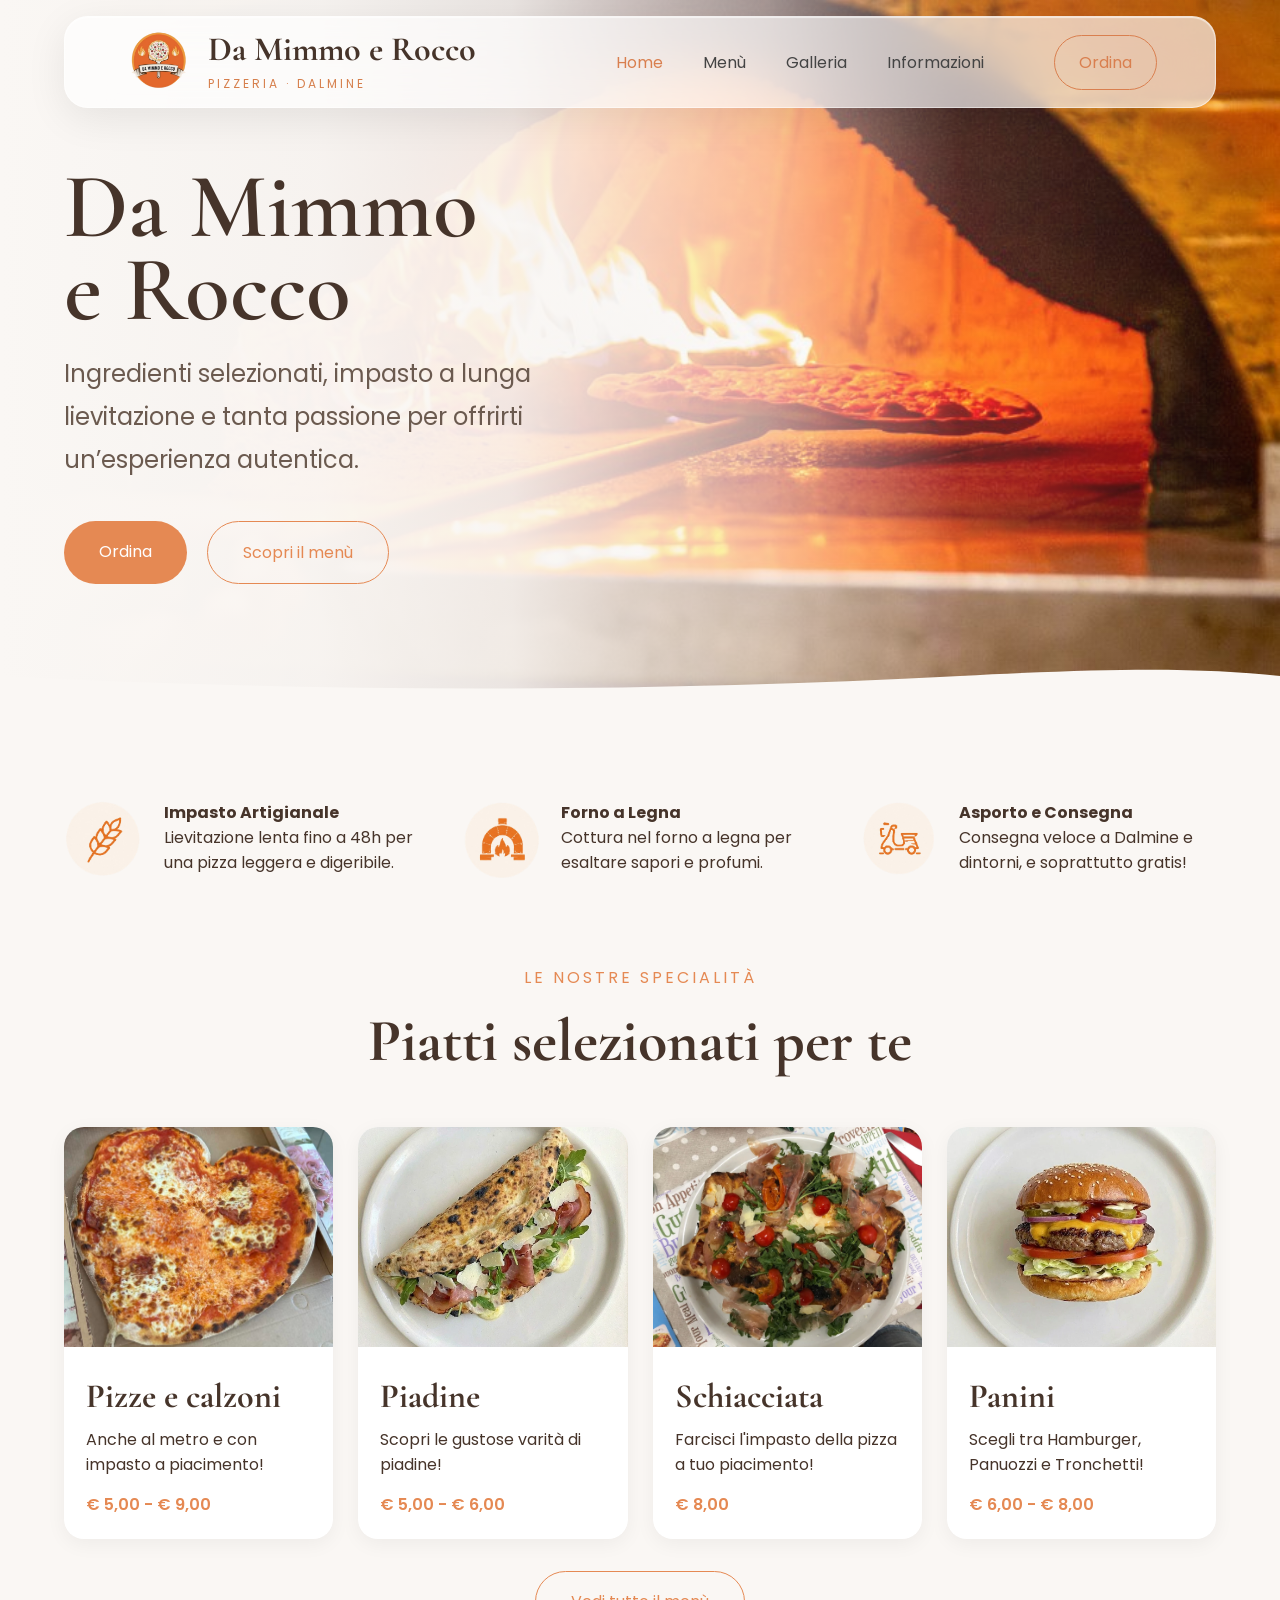
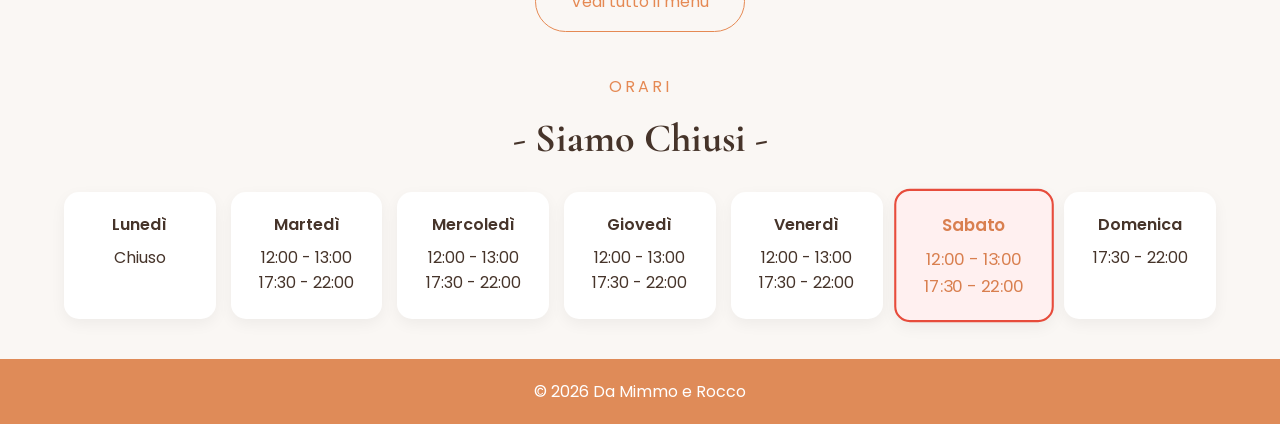
<file: index.html>
<!DOCTYPE html>
<html lang="it">
<head>
<meta charset="UTF-8">
<meta name="viewport" content="width=device-width, initial-scale=1.0">

<title>Da Mimmo e Rocco - pizzeria Dalmine (BG)</title>
<link rel="icon" type="image/png" href="LogoPizzeria.png">

<link rel="preconnect" href="https://fonts.googleapis.com">
<link rel="preconnect" href="https://fonts.gstatic.com" crossorigin>

<link href="https://fonts.googleapis.com/css2?family=Cormorant+Garamond:wght@400;500;600;700&family=Poppins:wght@300;400;500;600&display=swap" rel="stylesheet">

<link rel="stylesheet" href="style.css">
</head>

<body>

    <div class="mobile-nav" id="mobileNav">

<a href="#">
<svg xmlns="http://www.w3.org/2000/svg" fill="none" stroke="currentColor" stroke-width="2" viewBox="0 0 24 24">
<path d="M3 10.5L12 3l9 7.5"/>
<path d="M5 10v10h14V10"/>
</svg>
<span>Home</span>
</a>

<a href="menu.html">
<svg xmlns="http://www.w3.org/2000/svg" fill="none" stroke="currentColor" stroke-width="2" viewBox="0 0 24 24">
<circle cx="12" cy="12" r="9"/>
<path d="M12 3v9l6 6"/>
</svg>
<span>Menù</span>
</a>

<a href="galleria.html">
<svg xmlns="http://www.w3.org/2000/svg" fill="none" stroke="currentColor" stroke-width="2" viewBox="0 0 24 24">
<circle cx="12" cy="12" r="9"/>
<path d="M21 16l-5-5-4 4-2-2-5 5"/>
</svg>
<span>Galleria</span>
</a>

<a href="info.html">
<svg xmlns="http://www.w3.org/2000/svg" fill="none" stroke="currentColor" stroke-width="2" viewBox="0 0 24 24">
<path d="M21 10c0 6-9 11-9 11S3 16 3 10a9 9 0 1118 0z"/>
<circle cx="12" cy="10" r="3"/>
</svg>
<span>Informazioni</span>
</a>

</div>

<header>

    <div class="container nav">

        <div class="logo">
            <img src="LogoPizzeria.png" alt="">
            <div>
                <h3>Da Mimmo e Rocco</h3>
                <span>PIZZERIA · DALMINE</span>
            </div>
        </div>

        <div class="hamburger" id="hamburger">
            <span></span>
            <span></span>
            <span></span>
        </div>

        <nav id="mobileMenu">
            <a class="active" href="index.html">Home</a>
            <a href="menu.html">Menù</a>
            <a href="galleria.html">Galleria</a>
            <a href="info.html">Informazioni</a>
        </nav>

        <a href="ordina.html" class="btn-outline">
            Ordina
        </a>

    </div>
</header>

<section class="hero">

    <div class="hero-overlay"></div>

    <div class="container hero-content">

        <div class="hero-left" style="margin-top: 50px;">


            <h1>
                Da Mimmo<br>
                e Rocco
            </h1>

            <p>
                Ingredienti selezionati, impasto a lunga
                lievitazione e tanta passione per offrirti
                un’esperienza autentica.
            </p>

            <div class="hero-buttons">
                <a href="ordina.html" class="btn-primary">
                    Ordina
                </a>

                <a href="menu.html" class="btn-secondary">
                    Scopri il menù 
                </a>
            </div>

        </div>

    </div>

</section>

<section class="features" style="margin-top: 50px;">

    <div class="container features-grid">

        <div class="feature">
            <div class="icon"> <img class="icona" src="grano-removebg-preview.png" alt=""></div>
            <div >
                <h4>Impasto Artigianale</h4>
                <p>
                    Lievitazione lenta fino a 48h
                    per una pizza leggera e digeribile.
                </p>
            </div>
        </div>

        <div class="feature">
            <div class="icon"> <img class="icona" src="forno-removebg-preview.png" alt=""></div>
            <div>
                <h4>Forno a Legna</h4>
                <p>
                    Cottura nel forno a legna per
                    esaltare sapori e profumi.
                </p>
            </div>
        </div>

        <div class="feature">
            <div class="icon"> <img class="icona" src="moto-removebg-preview.png" alt=""></div>
            <div>
                <h4>Asporto e Consegna</h4>
                <p>
                    Consegna veloce a Dalmine
                    e dintorni, e soprattutto gratis!
                </p>
            </div>
        </div>

    </div>

</section>

<section class="menu">

    <div class="container">

        <span class="section-subtitle">
            LE NOSTRE SPECIALITÀ
        </span>

        <h2>
            Piatti selezionati per te
        </h2>

        <div class="pizza-grid">

            <article class="card">
                <img src="pizzaMimmo.jpg">
                <div class="card-body">
                    <h3>Pizze e calzoni</h3>
                    <p>Anche al metro e con impasto a piacimento!</p>
                    <span>€ 5,00 - € 9,00</span>
                </div>
            </article>

            <article class="card">
                <img src="piadina.webp">
                <div class="card-body">
                    <h3>Piadine</h3>
                    <p>Scopri le gustose varità di piadine!</p>
                    <span>€ 5,00 - € 6,00</span>
                </div>
            </article>

            <article class="card">
                <img src="schiacciata.webp">
                <div class="card-body">
                    <h3>Schiacciata</h3>
                    <p>Farcisci l'impasto della pizza a tuo piacimento!</p>
                    <span>€ 8,00</span>
                </div>
            </article>

            <article class="card">
                <img src="hamburger.webp">
                <div class="card-body">
                    <h3>Panini</h3>
                    <p>Scegli tra Hamburger, Panuozzi e Tronchetti!</p>
                    <span>€ 6,00 - € 8,00</span>
                </div>
            </article>

        </div>

        <div class="center">
            <a href="menu.html" class="btn-secondary">
                Vedi tutto il menù
            </a>
        </div>

    </div>

</section>


<section class="orari">

    <div class="container">
        <span class="section-subtitle">ORARI</span>
        <h2 class="status" id="status">Controllo apertura...</h2>

        <div class="orari-grid">

            <div class="giorno" data-day="1">
                <span>Lunedì</span>
                <span>Chiuso</span>
            </div>

            <div class="giorno" data-day="2">
                <span>Martedì</span>
                <span>12:00 - 13:00</span>
                <span>17:30 - 22:00</span>
            </div>

            <div class="giorno" data-day="3">
                <span>Mercoledì</span>
                <span>12:00 - 13:00</span>
                <span>17:30 - 22:00</span>
            </div>

            <div class="giorno" data-day="4">
                <span>Giovedì</span>
                <span>12:00 - 13:00</span>
                <span>17:30 - 22:00</span>
            </div>

            <div class="giorno" data-day="5">
                <span>Venerdì</span>
                <span>12:00 - 13:00</span>
                <span>17:30 - 22:00</span>
            </div>

            <div class="giorno" data-day="6">
                <span>Sabato</span>
                <span>12:00 - 13:00</span>
                <span>17:30 - 22:00</span>
            </div>

            <div class="giorno" data-day="0">
                <span>Domenica</span>
                <span>17:30 - 22:00</span>
            </div>

        </div>

    </div>

</section>

<script>
function checkOpen() {
    const now = new Date();
    const day = now.getDay(); // 0 = domenica
    const hour = now.getHours();
    const minutes = now.getMinutes();

    const currentTime = hour + minutes / 60;

    const status = document.getElementById("status");
    const giorni = document.querySelectorAll(".giorno");

    let open = false;

    giorni.forEach(g => {
        const gDay = parseInt(g.dataset.day);
        g.classList.remove("active", "open", "closed");

        if (gDay === day) {
            g.classList.add("active");

            if (day === 1) {
                open = false; // lunedì chiuso
            }

            // martedì - sabato
            else if (day >= 2 && day <= 6) {
                open =
                    (currentTime >= 12 && currentTime < 13) ||
                    (currentTime >= 17.5 && currentTime < 22);
            }

            // domenica
            else if (day === 0) {
                open = (currentTime >= 17.5 && currentTime < 22);
            }

            if (open) {
                g.classList.add("open");
            } else {
                g.classList.add("closed");
            }
        }
    });

    status.textContent = open ? "- Siamo Aperti -" : "- Siamo Chiusi -";
}

checkOpen();
setInterval(checkOpen, 60000);
// entrata elementi in sequenza
const observer = new IntersectionObserver((entries) => {
    entries.forEach(entry => {
        if (entry.isIntersecting) {
            entry.target.classList.add("animate");
            observer.unobserve(entry.target);
        }
    });
}, { threshold: 0.1 });

document.querySelectorAll(
    "header, .hero-left, .hero-content, .feature, .card, " +
    "section, .platform-card, .call-card, .address-box, " +
    ".social-card, .phone-card, .map-wrap, .orari-card, " +
    ".gallery-item, .menu-item, .loyalty-banner, footer"
).forEach((el, i) => {
    el.style.animationDelay = `${i * 0.05}s`;
    observer.observe(el);
});

// uscita pagina al click
document.querySelectorAll("a").forEach(link => {
    if (
        link.hostname === window.location.hostname &&
        !link.hash &&
        link.target !== "_blank"
    ) {
        link.addEventListener("click", e => {
            e.preventDefault();
            const href = link.href;
            const els = document.querySelectorAll(".animate");
            els.forEach((el, i) => {
                el.style.transition = `opacity .25s ease ${i * 0.03}s, transform .25s ease ${i * 0.03}s`;
                el.style.opacity = "0";
                el.style.transform = "translateY(-20px)";
            });
            setTimeout(() => { window.location.href = href; }, 350);
        });
    }
});
</script>
<script>
window.addEventListener("scroll", () => {

    const header = document.querySelector("header");

    if(window.scrollY > 50){
        header.style.padding = "10px 0";
        header.style.width = "85%";
    }else{
        header.style.padding = "10px 0";
        header.style.width = "90%";
    }

});
</script>
<script>
const mobileNav = document.getElementById("mobileNav");

window.addEventListener("scroll",()=>{

if(window.innerWidth<=768){

if(window.scrollY>220){

mobileNav.classList.add("show");

}else{

mobileNav.classList.remove("show");

}

}

});
</script>



<footer>

    <div class="copyright">
        © 2026 Da Mimmo e Rocco
    </div>

</footer>

</body>
</html>
</file>
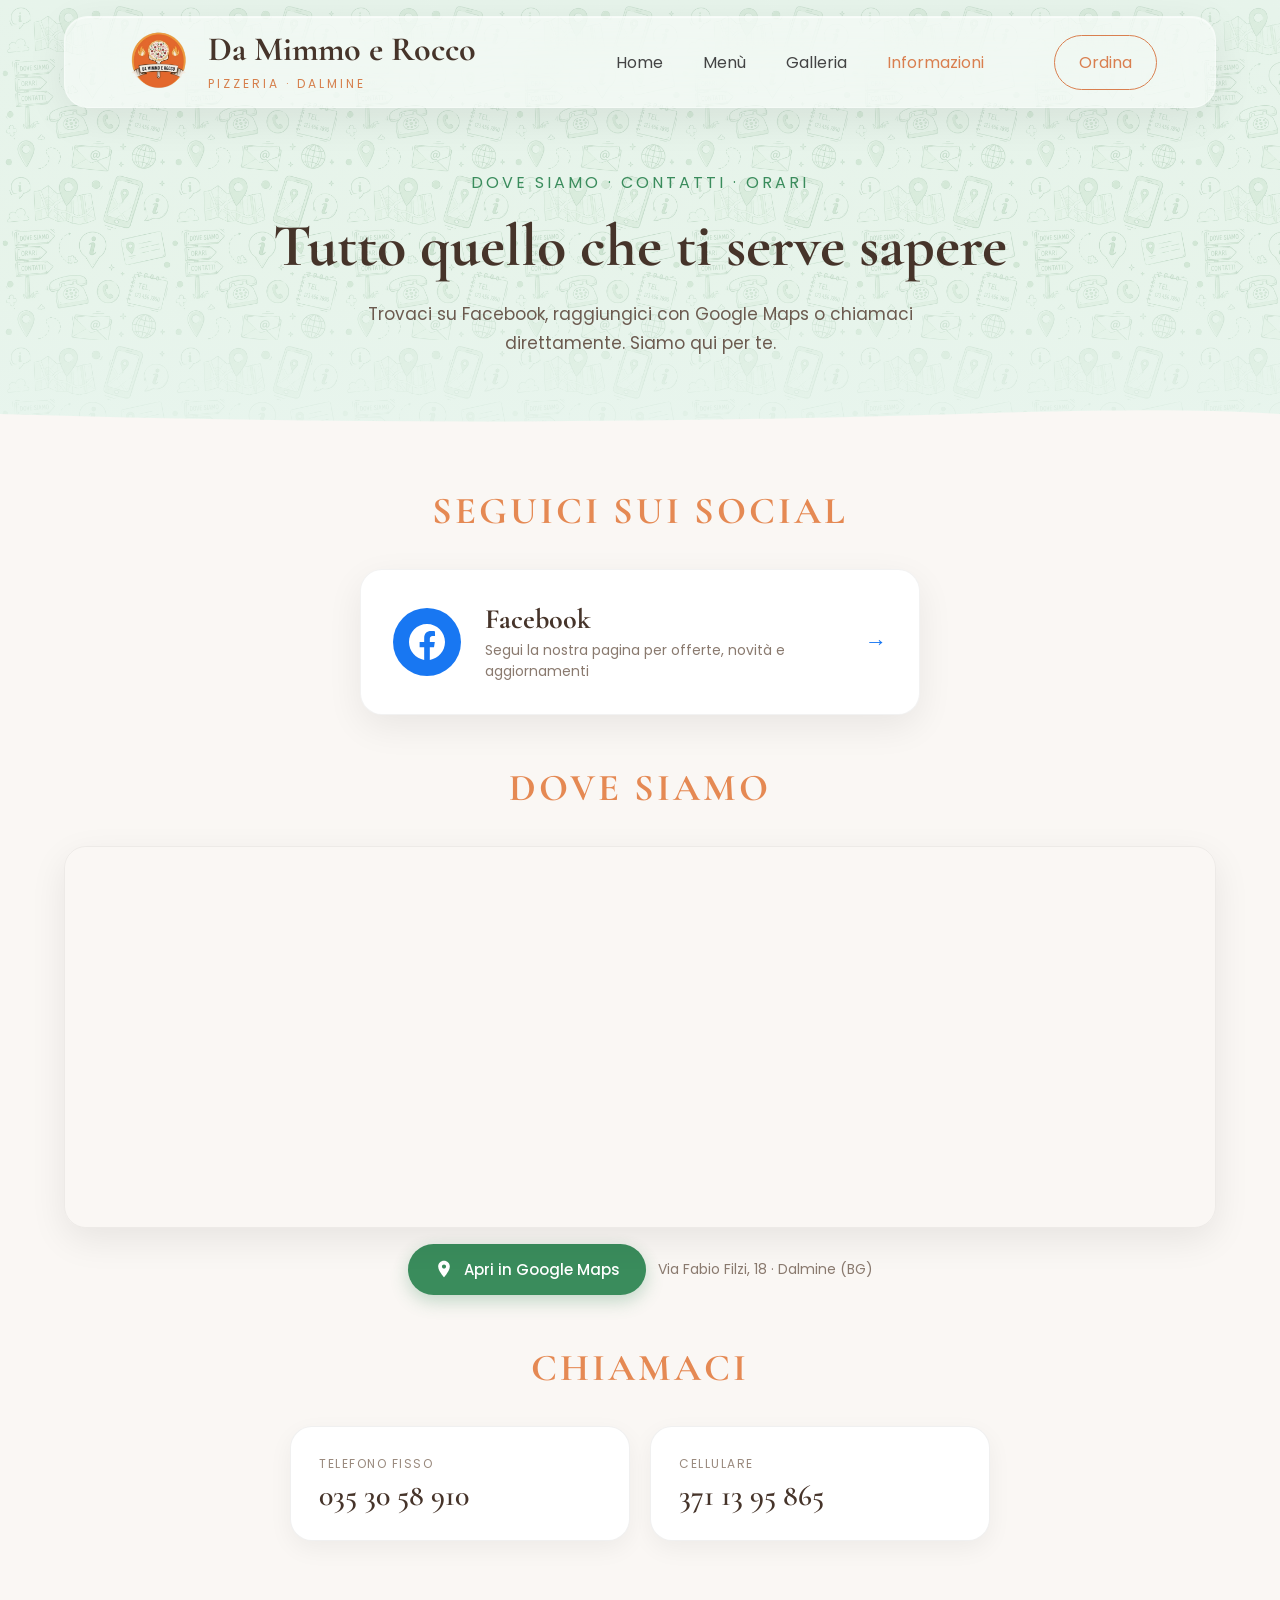
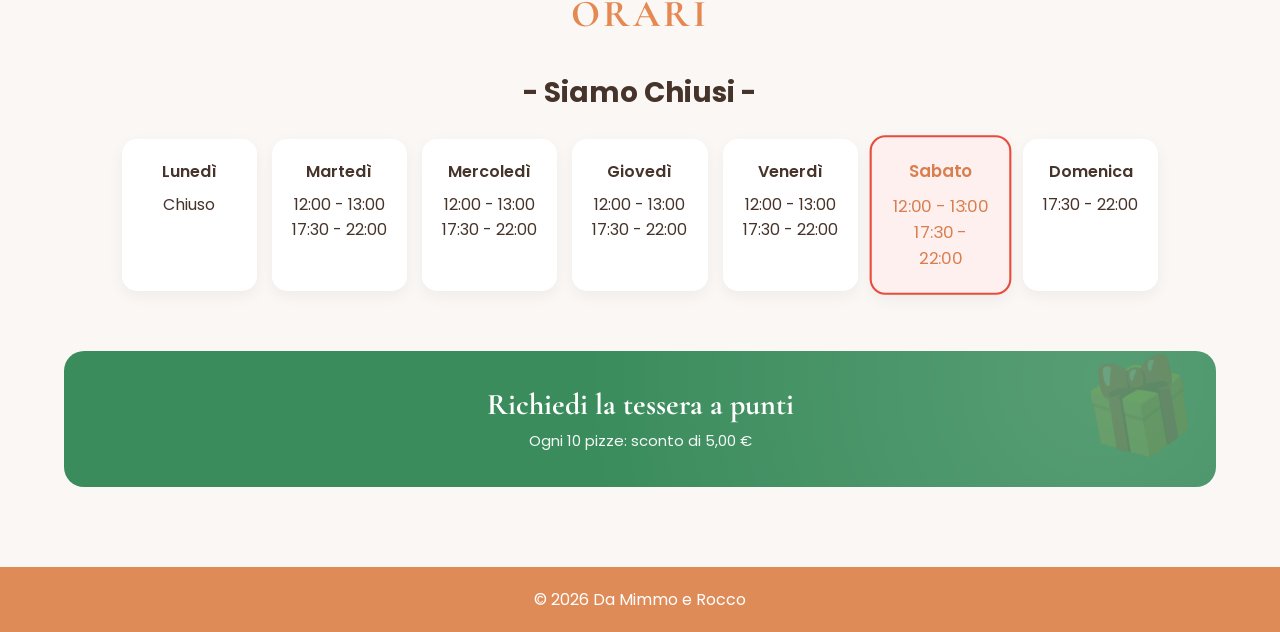
<file: info.html>
<!DOCTYPE html>
<html lang="it">
<head>
<meta charset="UTF-8">
<meta name="viewport" content="width=device-width, initial-scale=1.0">
<title>Da Mimmo e Rocco - pizzeria Dalmine (BG)</title>
<link rel="icon" type="image/png" href="LogoPizzeria.png">
<link rel="preconnect" href="https://fonts.googleapis.com">
<link rel="preconnect" href="https://fonts.gstatic.com" crossorigin>
<link href="https://fonts.googleapis.com/css2?family=Cormorant+Garamond:wght@400;500;600;700&family=Poppins:wght@300;400;500;600&display=swap" rel="stylesheet">
<link rel="stylesheet" href="style.css">

</head>

<body class="info-page-body">

    <!-- MOBILE NAV -->
    <div class="mobile-nav" id="mobileNav">
        <a href="index.html">
            <svg xmlns="http://www.w3.org/2000/svg" fill="none" stroke="currentColor" stroke-width="2" viewBox="0 0 24 24">
                <path d="M3 10.5L12 3l9 7.5"/><path d="M5 10v10h14V10"/>
            </svg>
            <span>Home</span>
        </a>
        <a href="menu.html">
            <svg xmlns="http://www.w3.org/2000/svg" fill="none" stroke="currentColor" stroke-width="2" viewBox="0 0 24 24">
                <circle cx="12" cy="12" r="9"/><path d="M12 3v9l6 6"/>
            </svg>
            <span>Menù</span>
        </a>
        <a href="galleria.html">
            <svg xmlns="http://www.w3.org/2000/svg" fill="none" stroke="currentColor" stroke-width="2" viewBox="0 0 24 24">
                <circle cx="12" cy="12" r="9"/><path d="M21 16l-5-5-4 4-2-2-5 5"/>
            </svg>
            <span>Galleria</span>
        </a>
        <a href="info.html">
            <svg xmlns="http://www.w3.org/2000/svg" fill="none" stroke="currentColor" stroke-width="2" viewBox="0 0 24 24">
                <path d="M21 10c0 6-9 11-9 11S3 16 3 10a9 9 0 1118 0z"/><circle cx="12" cy="10" r="3"/>
            </svg>
            <span>Informazioni</span>
        </a>
    </div>

    <!-- HEADER -->
    <header>
        <div class="container nav">
            <div class="logo">
                <img src="LogoPizzeria.png" alt="">
                <div>
                    <h3>Da Mimmo e Rocco</h3>
                    <span>PIZZERIA · DALMINE</span>
                </div>
            </div>
            <div class="hamburger" id="hamburger">
                <span></span><span></span><span></span>
            </div>
            <nav id="mobileMenu">
                <a href="index.html">Home</a>
                <a href="menu.html">Menù</a>
                <a href="galleria.html">Galleria</a>
                <a class="active" href="info.html">Informazioni</a>
            </nav>
            <a href="ordina.html" class="btn-outline">Ordina</a>
        </div>
    </header>

    <!-- HERO -->
    <section class="info-hero">
        <div class="container">
            <span class="section-subtitle">DOVE SIAMO · CONTATTI · ORARI</span>
            <h1>Tutto quello che ti serve sapere</h1>
            <p>Trovaci su Facebook, raggiungici con Google Maps o chiamaci direttamente. Siamo qui per te.</p>
        </div>
        <div class="hero-wave"></div>
    </section>

    <main class="container info-page">

        <!-- FACEBOOK -->
        <section>
            <h2 class="info-section-title">
                <span class="section-subtitle">SEGUICI SUI SOCIAL</span>
            </h2>
            <a href="https://www.facebook.com/p/Pizzeria-dasporto-da-Mimmo-e-Rocco-100076431460039/" target="_blank" rel="noopener" class="social-card">
                <div class="social-card-icon">
                    <svg xmlns="http://www.w3.org/2000/svg" viewBox="0 0 24 24">
                        <path d="M24 12.073C24 5.405 18.627 0 12 0S0 5.405 0 12.073C0 18.1 4.388 23.094 10.125 24v-8.437H7.078v-3.49h3.047V9.41c0-3.025 1.792-4.697 4.533-4.697 1.312 0 2.686.236 2.686.236v2.97h-1.513c-1.491 0-1.956.93-1.956 1.887v2.267h3.328l-.532 3.49h-2.796V24C19.612 23.094 24 18.1 24 12.073z"/>
                    </svg>
                </div>
                <div class="social-card-text">
                    <h3>Facebook</h3>
                    <p>Segui la nostra pagina per offerte, novità e aggiornamenti</p>
                </div>
                <span class="social-card-arrow">→</span>
            </a>
        </section>

        <!-- MAPPA -->
        <section>
            <h2 class="info-section-title">
                <span class="section-subtitle">DOVE SIAMO</span>
            </h2>
            <div class="map-wrap">
                <iframe
                    src="https://www.google.com/maps/embed?pb=!1m18!1m12!1m3!1d1016.6087087451749!2d9.60529415966631!3d45.655279669742164!2m3!1f0!2f0!3f0!3m2!1i1024!2i768!4f13.1!3m3!1m2!1s0x478153f9b362fc65%3A0x4f1c06dce8ec02b9!2sPizzeria%20d%E2%80%99asporto%20-%20Da%20Mimmo%20e%20Rocco!5e0!3m2!1sit!2sit!4v1782565836933!5m2!1sit!2sit"
                    allowfullscreen=""
                    loading="lazy"
                    referrerpolicy="no-referrer-when-downgrade"
                    title="Da Mimmo e Rocco - Via Fabio Filzi 18, Dalmine">
                </iframe>
            </div>
            <div class="map-cta">
                <a href="https://maps.app.goo.gl/3ohGB8u6xjPvB4TW8" target="_blank" rel="noopener" class="btn-maps">
                    <svg xmlns="http://www.w3.org/2000/svg" viewBox="0 0 24 24"><path d="M12 2C8.13 2 5 5.13 5 9c0 5.25 7 13 7 13s7-7.75 7-13c0-3.87-3.13-7-7-7zm0 9.5c-1.38 0-2.5-1.12-2.5-2.5s1.12-2.5 2.5-2.5 2.5 1.12 2.5 2.5-1.12 2.5-2.5 2.5z"/></svg>
                    Apri in Google Maps
                </a>
                <span class="address-inline">Via Fabio Filzi, 18 · Dalmine (BG)</span>
            </div>
        </section>

        <!-- TELEFONI -->
        <section>
            <h2 class="info-section-title">
                <span class="section-subtitle">CHIAMACI</span>
            </h2>
            <div class="phone-cards">
                <a href="tel:0353058910" class="phone-card">
                    <span class="phone-label">Telefono fisso</span>
                    <span class="phone-number">035 30 58 910</span>
                </a>
                <a href="tel:+393711395865" class="phone-card">
                    <span class="phone-label">Cellulare</span>
                    <span class="phone-number">371 13 95 865</span>
                </a>
            </div>
        </section>

        <!-- ORARI -->
        <section>
    
                <div class="container">
        <h2 class="info-section-title">
                <span class="section-subtitle">ORARI</span>
            </h2>
        <h2 class="status" id="status">Controllo apertura...</h2>

        <div class="orari-grid">

            <div class="giorno" data-day="1">
                <span>Lunedì</span>
                <span>Chiuso</span>
            </div>

            <div class="giorno" data-day="2">
                <span>Martedì</span>
                <span>12:00 - 13:00</span>
                <span>17:30 - 22:00</span>
            </div>

            <div class="giorno" data-day="3">
                <span>Mercoledì</span>
                <span>12:00 - 13:00</span>
                <span>17:30 - 22:00</span>
            </div>

            <div class="giorno" data-day="4">
                <span>Giovedì</span>
                <span>12:00 - 13:00</span>
                <span>17:30 - 22:00</span>
            </div>

            <div class="giorno" data-day="5">
                <span>Venerdì</span>
                <span>12:00 - 13:00</span>
                <span>17:30 - 22:00</span>
            </div>

            <div class="giorno" data-day="6">
                <span>Sabato</span>
                <span>12:00 - 13:00</span>
                <span>17:30 - 22:00</span>
            </div>

            <div class="giorno" data-day="0">
                <span>Domenica</span>
                <span>17:30 - 22:00</span>
            </div>

        </div>

    </div>
        </section>

        <!-- LOYALTY BANNER -->
        <div class="loyalty-banner">
            <h3>Richiedi la tessera a punti</h3>
            <p>Ogni 10 pizze: sconto di 5,00 €</p>
        </div>

    </main>

    <footer>
        <div class="copyright">© 2026 Da Mimmo e Rocco</div>
    </footer>

<script>
const hamburger = document.getElementById("hamburger");
const mobileMenu = document.getElementById("mobileMenu");
if (hamburger) {
    hamburger.addEventListener("click", () => {
        hamburger.classList.toggle("open");
        mobileMenu.classList.toggle("show");
    });
}

window.addEventListener("scroll", () => {
    const header = document.querySelector("header");
    header.style.padding = "10px 0";
    header.style.width = window.scrollY > 50 ? "85%" : "90%";
});

const mobileNav = document.getElementById("mobileNav");
window.addEventListener("scroll", () => {
    if (window.innerWidth <= 768) {
        mobileNav.classList.toggle("show", window.scrollY > 220);
    }
});
</script>
<script>
function checkOpen() {
    const now = new Date();
    const day = now.getDay(); // 0 = domenica
    const hour = now.getHours();
    const minutes = now.getMinutes();

    const currentTime = hour + minutes / 60;

    const status = document.getElementById("status");
    const giorni = document.querySelectorAll(".giorno");

    let open = false;

    giorni.forEach(g => {
        const gDay = parseInt(g.dataset.day);
        g.classList.remove("active", "open", "closed");

        if (gDay === day) {
            g.classList.add("active");

            if (day === 1) {
                open = false; // lunedì chiuso
            }

            // martedì - sabato
            else if (day >= 2 && day <= 6) {
                open =
                    (currentTime >= 12 && currentTime < 13) ||
                    (currentTime >= 17.5 && currentTime < 22);
            }

            // domenica
            else if (day === 0) {
                open = (currentTime >= 17.5 && currentTime < 22);
            }

            if (open) {
                g.classList.add("open");
            } else {
                g.classList.add("closed");
            }
        }
    });

    status.textContent = open ? "- Siamo Aperti -" : "- Siamo Chiusi -";
}

checkOpen();
setInterval(checkOpen, 60000);
// entrata elementi in sequenza
const observer = new IntersectionObserver((entries) => {
    entries.forEach(entry => {
        if (entry.isIntersecting) {
            entry.target.classList.add("animate");
            observer.unobserve(entry.target);
        }
    });
}, { threshold: 0.1 });

document.querySelectorAll(
    ".hero-left, .hero-content, .feature, .card, " +
    "section, .platform-card, .call-card, .address-box, " +
    ".social-card, .phone-card, .map-wrap, .orari-card, " +
    ".gallery-item, .menu-item, .loyalty-banner, footer"
).forEach((el, i) => {
    el.style.animationDelay = `${i * 0.05}s`;
    observer.observe(el);
});

// uscita pagina al click
document.querySelectorAll("a").forEach(link => {
    if (
        link.hostname === window.location.hostname &&
        !link.hash &&
        link.target !== "_blank"
    ) {
        link.addEventListener("click", e => {
            e.preventDefault();
            const href = link.href;
            const els = document.querySelectorAll(".animate");
            els.forEach((el, i) => {
                el.style.transition = `opacity .25s ease ${i * 0.03}s, transform .25s ease ${i * 0.03}s`;
                el.style.opacity = "0";
                el.style.transform = "translateY(-20px)";
            });
            setTimeout(() => { window.location.href = href; }, 350);
        });
    }
});
</script>

</body>
</html>
</file>
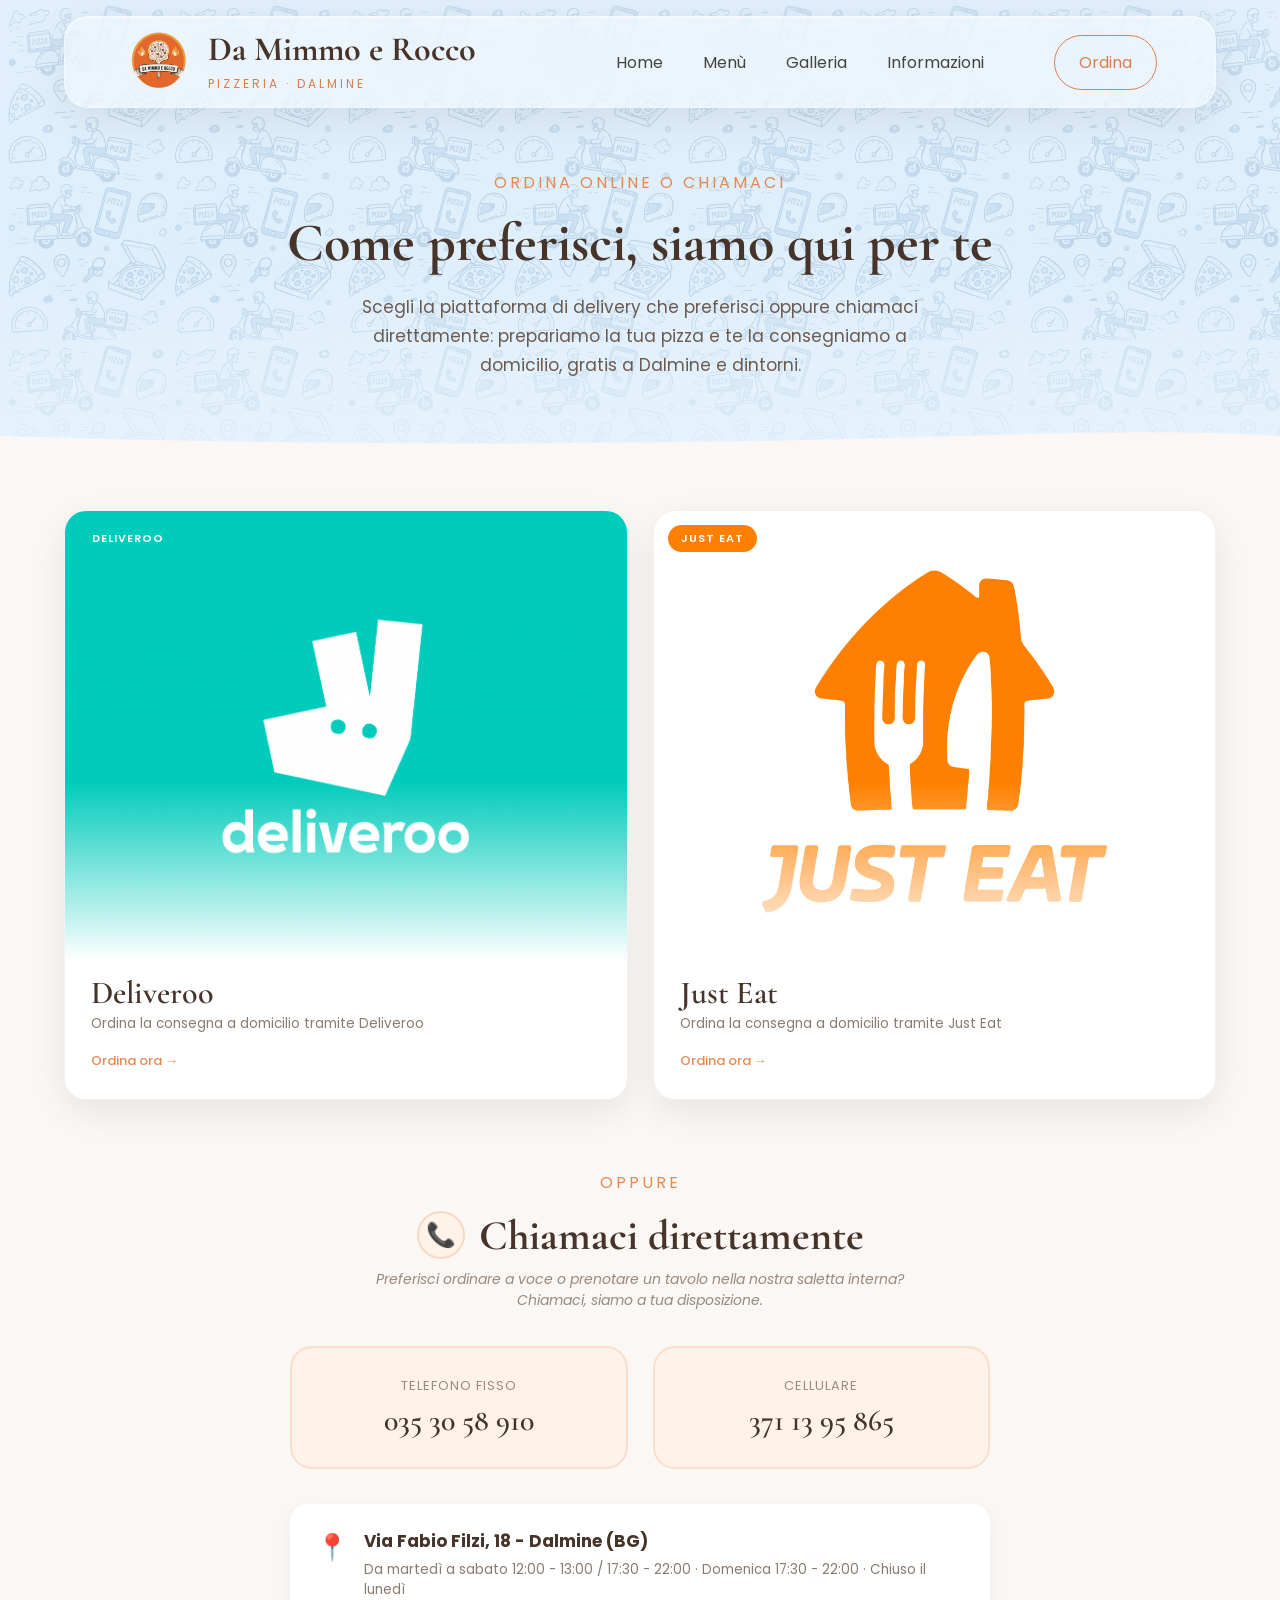
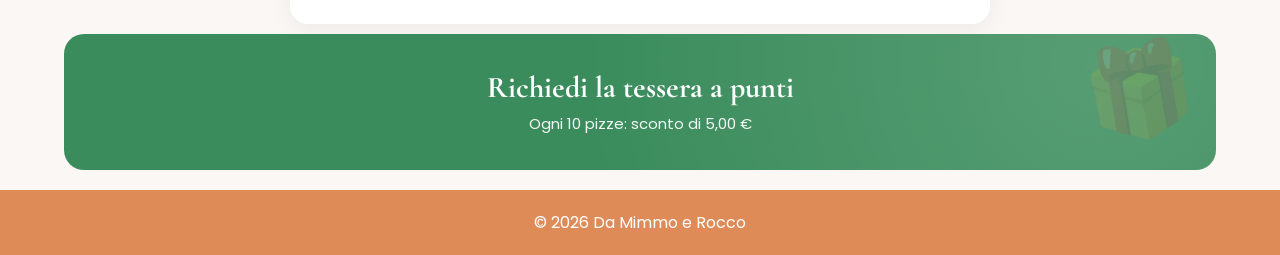
<file: ordina.html>
<!DOCTYPE html>
<html lang="it">
<head>
<meta charset="UTF-8">
<meta name="viewport" content="width=device-width, initial-scale=1.0">

<title>Da Mimmo e Rocco - pizzeria Dalmine (BG)</title>
<link rel="icon" type="image/png" href="LogoPizzeria.png">

<link rel="preconnect" href="https://fonts.googleapis.com">
<link rel="preconnect" href="https://fonts.gstatic.com" crossorigin>

<link href="https://fonts.googleapis.com/css2?family=Cormorant+Garamond:wght@400;500;600;700&family=Poppins:wght@300;400;500;600&display=swap" rel="stylesheet">

<link rel="stylesheet" href="style.css">

</head>

<body class="menu-page-body">

    <div class="mobile-nav" id="mobileNav">

        <a href="index.html">
            <svg xmlns="http://www.w3.org/2000/svg" fill="none" stroke="currentColor" stroke-width="2" viewBox="0 0 24 24">
                <path d="M3 10.5L12 3l9 7.5"/>
                <path d="M5 10v10h14V10"/>
            </svg>
            <span>Home</span>
        </a>

        <a href="menu.html">
            <svg xmlns="http://www.w3.org/2000/svg" fill="none" stroke="currentColor" stroke-width="2" viewBox="0 0 24 24">
                <circle cx="12" cy="12" r="9"/>
                <path d="M12 3v9l6 6"/>
            </svg>
            <span>Menù</span>
        </a>

        <a href="galleria.html">
            <svg xmlns="http://www.w3.org/2000/svg" fill="none" stroke="currentColor" stroke-width="2" viewBox="0 0 24 24">
                <circle cx="12" cy="12" r="9"/>
                <path d="M21 16l-5-5-4 4-2-2-5 5"/>
            </svg>
            <span>Galleria</span>
        </a>

        <a href="info.html">
            <svg xmlns="http://www.w3.org/2000/svg" fill="none" stroke="currentColor" stroke-width="2" viewBox="0 0 24 24">
                <path d="M21 10c0 6-9 11-9 11S3 16 3 10a9 9 0 1118 0z"/>
                <circle cx="12" cy="10" r="3"/>
            </svg>
            <span>Informazioni</span>
        </a>

    </div>

<header>

    <div class="container nav">

        <div class="logo">
            <img src="LogoPizzeria.png" alt="">
            <div>
                <h3>Da Mimmo e Rocco</h3>
                <span>PIZZERIA · DALMINE</span>
            </div>
        </div>

        <div class="hamburger" id="hamburger">
            <span></span>
            <span></span>
            <span></span>
        </div>

        <nav id="mobileMenu">
            <a href="index.html">Home</a>
            <a href="menu.html">Menù</a>
            <a href="galleria.html">Galleria</a>
            <a href="info.html">Informazioni</a>
        </nav>

        <a href="ordina.html" class="btn-outline active">
            Ordina
        </a>

    </div>
</header>

<section class="order-hero">
    <div class="container">
        <span class="section-subtitle">ORDINA ONLINE O CHIAMACI</span>
        <h1>Come preferisci, siamo qui per te</h1>
        <p>Scegli la piattaforma di delivery che preferisci oppure chiamaci direttamente: prepariamo la tua pizza e te la consegniamo a domicilio, gratis a Dalmine e dintorni.</p>
    </div>
    <div class="hero-wave"></div>
</section>

<main class="container order-page">

    <section class="platforms">

        <a href="https://deliveroo.it/it/menu/bergamo/dalmine/pizzeria-dasporto-da-mimmo-e-rocco" target="_blank" rel="noopener" class="platform-card deliveroo">
    <div class="card-image-wrap">
        <img src="Logo-deliveroo.jpg" alt="Ordina su Deliveroo">
        <span class="platform-badge">Deliveroo</span>
        <div class="card-image-fade"></div>
    </div>
    <div class="card-body-new">
        <h3>Deliveroo</h3>
        <p>Ordina la consegna a domicilio tramite Deliveroo</p>
        <span class="card-cta">Ordina ora →</span>
    </div>
</a>

<a href="https://www.justeat.it/restaurants-da-mimmo-and-rocco-1-milano/menu" target="_blank" rel="noopener" class="platform-card justeat">
    <div class="card-image-wrap">
        <img src="Just-Eat-Logo.png" alt="Ordina su Just Eat">
        <span class="platform-badge">Just Eat</span>
        <div class="card-image-fade"></div>
    </div>
    <div class="card-body-new">
        <h3>Just Eat</h3>
        <p>Ordina la consegna a domicilio tramite Just Eat</p>
        <span class="card-cta">Ordina ora →</span>
    </div>
</a>

    </section>

    <section class="call-section">

        <span class="section-subtitle">OPPURE</span>
        <h2><span class="section-icon">📞</span>Chiamaci direttamente</h2>
        <p class="section-note">Preferisci ordinare a voce o prenotare un tavolo nella nostra saletta interna? Chiamaci, siamo a tua disposizione.</p>

        <div class="call-cards">

            <a href="tel:0353058910" class="call-card">
                <span class="call-label">Telefono fisso</span>
                <span class="call-number">035 30 58 910</span>
            </a>

            <a href="tel:+393711395865" class="call-card">
                <span class="call-label">Cellulare</span>
                <span class="call-number">371 13 95 865</span>
            </a>

        </div>

        <div class="address-box">
            <span class="address-icon">📍</span>
            <div>
                <h4>Via Fabio Filzi, 18 - Dalmine (BG)</h4>
                <p>Da martedì a sabato 12:00 - 13:00 / 17:30 - 22:00 · Domenica 17:30 - 22:00 · Chiuso il lunedì</p>
            </div>
        </div>

    </section>

    <div class="loyalty-banner">
        <div>
            <h3>Richiedi la tessera a punti</h3>
            <p>Ogni 10 pizze: sconto di 5,00 €</p>
        </div>
    </div>

</main>

<footer>
    <div class="copyright">
        © 2026 Da Mimmo e Rocco
    </div>
</footer>

<script>
const hamburger = document.getElementById("hamburger");
const mobileMenu = document.getElementById("mobileMenu");
if (hamburger) {
    hamburger.addEventListener("click", () => {
        hamburger.classList.toggle("open");
        mobileMenu.classList.toggle("show");
    });
}

window.addEventListener("scroll", () => {
    const header = document.querySelector("header");
    if (window.scrollY > 50) {
        header.style.padding = "10px 0";
        header.style.width = "85%";
    } else {
        header.style.padding = "10px 0";
        header.style.width = "90%";
    }
});

const mobileNav = document.getElementById("mobileNav");
window.addEventListener("scroll", () => {
    if (window.innerWidth <= 768) {
        if (window.scrollY > 220) {
            mobileNav.classList.add("show");
        } else {
            mobileNav.classList.remove("show");
        }
    }
});
</script>
<script>
// entrata elementi in sequenza
const observer = new IntersectionObserver((entries) => {
    entries.forEach(entry => {
        if (entry.isIntersecting) {
            entry.target.classList.add("animate");
            observer.unobserve(entry.target);
        }
    });
}, { threshold: 0.1 });

document.querySelectorAll(
    ".hero-left, .hero-content, .feature, .card, " +
    "section, .platform-card, .call-card, .address-box, " +
    ".social-card, .phone-card, .map-wrap, .orari-card, " +
    ".gallery-item, .menu-item, .loyalty-banner, footer"
).forEach((el, i) => {
    el.style.animationDelay = `${i * 0.05}s`;
    observer.observe(el);
});

// uscita pagina al click

document.querySelectorAll("a").forEach(link => {
    if (
        link.hostname === window.location.hostname &&
        !link.hash &&
        link.target !== "_blank"
    ) {
        link.addEventListener("click", e => {
            e.preventDefault();
            const href = link.href;
            const els = document.querySelectorAll(".animate");
            els.forEach((el, i) => {
                el.style.transition = `opacity .25s ease ${i * 0.03}s, transform .25s ease ${i * 0.03}s`;
                el.style.opacity = "0";
                el.style.transform = "translateY(-20px)";
            });
            setTimeout(() => { window.location.href = href; }, 350);
        });
    }
});
</script>

</body>
</html>
</file>
<file: style.css>
*{
margin:0;
padding:0;
box-sizing:border-box;
}

body{
font-family:'Poppins',sans-serif;
background:#faf7f4;
color:#46342a;

}

.container{
width:1200px;
max-width:90%;
margin:auto;
}


header{
    position:fixed;
    top:16px;
    left:50%;
    transform:translateX(-50%);

    width:min(1300px,92%);

    z-index:1000;

    background:rgba(255,255,255,.65);
    backdrop-filter:blur(24px);
    -webkit-backdrop-filter:blur(24px);

    border:1px solid rgba(255,255,255,.5);

    border-radius:24px;

    padding:14px 22px;

    box-shadow:
    0 10px 40px rgba(0,0,0,.08),
    inset 0 1px 1px rgba(255,255,255,.6);
    transition:.4s ease;
}

.nav{
    display:flex;
    align-items:center;
    justify-content:space-between;
    gap:30px;
}



.logo{
display:flex;
align-items:center;
gap:15px;
}

.logo img{
width:70px;
}

.logo h3{
font-family:'Cormorant Garamond',serif;
font-size:34px;
}

.logo span{
font-size:12px;
letter-spacing:3px;
color:#d67f4c;
}

nav{
display:flex;
gap:40px;
}

nav a{
text-decoration:none;
color:#444;
}

.active{
color:#d97f4f;
}

.btn-outline{
border:1px solid #d97f4f;
padding:14px 24px;
border-radius:50px;
text-decoration:none;
color:#d97f4f;
}

.hero{
    position:relative;
    min-height:700px;
    

    display:flex;
    align-items:center;

    background-image:url("sfondoMimmo.jpg");
    background-repeat:no-repeat;
    background-position:right center;
    background-size:contain;

    overflow:hidden;
}
.hero-overlay{
    position:absolute;
    inset:0;

    background:
    linear-gradient(
        90deg,
        #faf7f4 0%,
        rgba(250,247,244,0.98) 25%,
        rgba(250,247,244,0.92) 40%,
        rgba(250,247,244,0.60) 60%,
        rgba(250,247,244,0.15) 75%,
        rgba(250,247,244,0) 100%
    );

    z-index:1;
}

.hero-content{
    position:relative;
    z-index:2;
}

.hero-left{
    max-width:560px;
}
.hero h1{
    font-family:'Cormorant Garamond',serif;
    font-size:110px;
    line-height:0.9;
    font-weight:600;
    margin:25px 0;
}

.hero p{
    font-size:20px;
    line-height:1.9;
    max-width:500px;
    color:#6b5a4f;
}
.hero::after{
    content:"";
    position:absolute;

    left:0;
    bottom:-1px;

    width:100%;
    height:100px;

    background:url("wave.svg") no-repeat center bottom;
    background-size:100% 100%;

    z-index:2;
}


.subtitle{
color:#d97f4f;
letter-spacing:2px;
font-size:14px;
}

.hero h1{
font-family:'Cormorant Garamond',serif;
font-size:92px;
line-height:.9;
margin:20px 0;
}

.hero p{
font-size:24px;
line-height:1.8;
max-width:550px;
}

.hero-right img{
width:100%;
border-radius:30px;
}

.hero-buttons{
display:flex;
gap:20px;
margin-top:40px;
}

.btn-primary{
background:#e58953;
color:white;
padding:18px 35px;
border-radius:50px;
text-decoration:none;
}

.btn-secondary{
border:1px solid #e58953;
padding:18px 35px;
border-radius:50px;
color:#e58953;
text-decoration:none;
}

.features{
padding:50px 0;
}

.features-grid{
display:grid;
grid-template-columns:repeat(3,1fr);
gap:40px;
}

.feature{
display:flex;
gap:20px;
}

.icon{
font-size:42px;
}

.menu{
padding:20px 0;
}

.section-subtitle{
display:block;
text-align:center;
color:#e58953;
letter-spacing:3px;
margin-bottom:15px;
}

.menu h2{
text-align:center;
font-size:60px;
font-family:'Cormorant Garamond',serif;
margin-bottom:50px;
}

.pizza-grid{
display:grid;
grid-template-columns:repeat(4,1fr);
gap:25px;
}

.card{
background:white;
border-radius:20px;
overflow:hidden;
box-shadow:0 5px 20px rgba(0,0,0,.05);
}

.card img{
width:100%;
height:220px;
object-fit:cover;
}

.card-body{
padding:22px;
}

.card-body h3{
font-family:'Cormorant Garamond',serif;
font-size:34px;
margin-bottom:10px;
}

.card-body span{
display:block;
margin-top:15px;
font-weight:600;
color:#e58953;
}

.center{
text-align:center;
margin-top:50px;
}

.cta{
background:#f6eee8;
padding:70px 0;
}

.cta-box{
display:flex;
justify-content:space-between;
align-items:center;
}

.cta h2{
font-size:60px;
font-family:'Cormorant Garamond',serif;
}

footer{
background:white;

}

.footer-grid{
display:grid;
grid-template-columns:repeat(4,1fr);
gap:50px;
padding-bottom:40px;
}

footer h3{
margin-bottom:15px;
font-family:'Cormorant Garamond',serif;
font-size:30px;
}

.copyright{
background:#df8b58;
padding:20px;
text-align:center;
color:white;
}

.icona{
    width: 80px;
}
.btn-primary,
.btn-secondary,
.btn-outline{
    transition: all 0.3s ease;
    position: relative;
    overflow: hidden;
}

/* effetto hover generale */
.btn-primary:hover,
.btn-secondary:hover,
.btn-outline:hover{
    transform: translateY(-3px);
    box-shadow: 0 10px 20px rgba(0,0,0,0.15);
}

/* click effect */
.btn-primary:active,
.btn-secondary:active,
.btn-outline:active{
    transform: translateY(0px) scale(0.97);
    box-shadow: 0 5px 10px rgba(0,0,0,0.1);
}

.btn-primary::before{
    content:"";
    position:absolute;
    top:0;
    left:-100%;
    width:100%;
    height:100%;
    background: linear-gradient(
        120deg,
        transparent,
        rgba(255,255,255,0.4),
        transparent
    );
    transition: all 0.6s ease;
}

.btn-primary:hover::before{
    left:100%;
}

.orari{
    padding:40px 0;
    background:#faf7f4;
}

.orari h2{
    text-align:center;
    margin-bottom:30px;
    font-family:'Cormorant Garamond',serif;
    font-size:40px;
}

.orari-grid{
    display:grid;
    grid-template-columns:repeat(7,1fr);
    gap:15px;
}

.giorno{
    background:white;
    padding:20px;
    border-radius:15px;
    text-align:center;
    box-shadow:0 5px 15px rgba(0,0,0,0.05);
    transition:0.3s;
}

.giorno span:first-child{
    display:block;
    font-weight:600;
    margin-bottom:8px;
}

.giorno.active{
    border:2px solid #e58953;
    transform:scale(1.05);
}

.giorno.open{
    background:#e8fff0;
    border-color:#2ecc71;
}

.giorno.closed{
    background:#fff0f0;
    border-color:#e74c3c;
}

.status{
    text-align:center;
    margin-bottom:25px;
    font-size:28px;
}

/*====================================================
                RESPONSIVE MOBILE
====================================================*/

@media screen and (max-width:768px){

body{
    padding-bottom:90px;
}

/* ---------- HEADER ---------- */

header{

position:fixed;

top:15px;

left:50%;
transform:translateX(-50%);

width:94%;
max-width:500px;

padding:14px 18px;

border-radius:22px;

}

.nav{

    display:flex;
    align-items:center;
    justify-content:space-between;
    gap:15px;

}

.logo{

    gap:10px;

}

.logo img{

    width:50px;

}

.logo h3{

    font-size:20px;
    line-height:1.05;

}

.logo{

    display:flex;
    align-items:center;
    gap:10px;

}

.logo div{

    display:flex;
    flex-direction:column;

}

.logo h3{

    font-size:20px;
    line-height:1.05;
    margin:0;

}

.logo span{

    display:block;
    font-size:10px;
    letter-spacing:2px;
    color:#d67f4c;
    margin-top:2px;
    line-height:1;

}

/* nasconde il menu desktop */

nav{

    display:none;

}

/* bottone ordina */

.btn-outline{

    padding:10px 18px;
    font-size:14px;

}

/* ---------- HERO ---------- */
.hero::after{

    height:55px;
    bottom:-2px;

}

.hero{

    min-height:100vh;

    padding-top:30px;

   background-size:cover;
background-position:68% center;

}

.hero-overlay{
    position:absolute;
    inset:0;

    background:
    linear-gradient(
        180deg,
        rgba(35,20,10,.35) 0%,
        rgba(35,20,10,.25) 35%,
        rgba(35,20,10,.18) 70%,
        rgba(35,20,10,.10) 100%
    );

    z-index:1;
}

.hero-left{

    max-width:100%;

}
.hero h1{

    color:#ffffff;

    text-shadow:
        0 4px 18px rgba(0,0,0,.65),
        0 2px 8px rgba(0,0,0,.45);

}

.hero p{

    color:#ffffff;

    text-shadow:
        0 2px 12px rgba(0,0,0,.75);

    font-weight:500;

}

.subtitle{

    color:#ffd2b3;

    font-weight:600;


    text-shadow:
        0 2px 10px rgba(0,0,0,.7);

}



.hero-buttons{

    flex-direction:column;
    align-items:center;
    gap:15px;

}

/* ---------- HERO ---------- */

.hero-buttons{
    display:flex;
    flex-direction:column;
    align-items:center;
    gap:14px;
    width:100%;
}
.btn-secondary{

    background:rgba(255,255,255,.92);

    color:#d97f4f;

    border:2px solid #d97f4f;

    font-weight:600;

    box-shadow:
        0 8px 24px rgba(0,0,0,.18);

}


.btn-primary,
.btn-secondary{

    width:100%;
    max-width:340px;

    padding:16px 22px;

    font-size:16px;
    line-height:1.3;

    text-align:center;

    white-space:normal;
}
.hero-content{
    width:100%;
}

.hero-left{
    width:100%;
    max-width:100%;
}

/* ---------- SEZIONI ---------- */

.features{

    padding:30px 0;

}

.features-grid{

    grid-template-columns:1fr;
    gap:25px;

}

.feature{

    flex-direction:column;
    text-align:center;
    align-items:center;

}

.menu h2{

    font-size:42px;

}


.pizza-grid{
    grid-template-columns:1fr;
    gap:28px;
}

.card{
    width:100%;
    max-width:380px;
    margin:auto;
    min-height:auto;
}


.card img{

    height:260px;
    object-position:center 35%;

}



.orari-grid{

    grid-template-columns:1fr;

}

.footer-grid{

    grid-template-columns:1fr;

}

/* ---------- NAVBAR INFERIORE ---------- */

.mobile-nav{

    position:fixed;
    bottom: 20px;

    left:50%;

    transform:translate(-50%,120px);

    width:92%;
    max-width:520px;

    display:flex;
    justify-content:space-around;
    align-items:center;

    padding:14px 8px;
    background:rgba(255,255,255,.55);
    backdrop-filter:blur(24px);
    -webkit-backdrop-filter:blur(24px);

    border:1px solid rgba(255,255,255,.35);

    box-shadow:0 12px 30px rgba(0,0,0,.08);


    border-radius:24px;



    opacity:0;
    pointer-events:none;

    transition:.35s ease;

    z-index:999;
}

.mobile-nav.show{

    opacity:1;

    transform:translate(-50%,0);

    pointer-events:auto;

}

.mobile-nav a{

    flex:1;

    text-align:center;

    text-decoration:none;

    color:#5d4a40;

    font-size:12px;

    display:flex;
    flex-direction:column;
    align-items:center;

    gap:6px;

}


.mobile-nav svg{

    width:22px;
    height:22px;

}

}

/* ---------- DESKTOP ---------- */

@media screen and (min-width:769px){

.mobile-nav{

display:none;

}

}
/*====================================================
            PAGINA MENÙ - Da Mimmo e Rocco
====================================================*/

/* ---------- NAVBAR PIÙ TRASPARENTE (come la home) ---------- */

body.menu-page-body header{
    background:rgba(255,255,255,.45);
    border:1px solid rgba(255,255,255,.35);
}

body.menu-page-body .mobile-nav{
    background:rgba(255,255,255,.4) !important;
    border:1px solid rgba(255,255,255,.3);
}

/* ---------- HERO con texture decorativa ---------- */

.menu-hero{
    position:relative;
    padding:170px 0 70px;
    text-align:center;
    overflow:hidden;
    background-image:url("sfondoMenu.png");
    background-repeat:repeat;
    background-size:340px;
}

.menu-hero::before{
    content:"";
    position:absolute;
    inset:0;
    background:linear-gradient(180deg,
        rgba(250,247,244,.55) 0%,
        rgba(250,247,244,.62) 60%,
        rgba(250,247,244,.85) 100%);
    pointer-events:none;
}

.hero-decor{
    display:none;
}

.menu-hero .container{
    position:relative;
    z-index:2;
}

.menu-hero .section-subtitle{
    position:relative;
    display:inline-block;
    padding:0 0 6px;
}

.menu-hero h1{
    font-family:'Cormorant Garamond',serif;
    font-size:60px;
    margin:6px 0 18px;
    position:relative;
}

.menu-hero p{
    max-width:600px;
    margin:0 auto;
    color:#6b5a4f;
    font-size:17px;
    line-height:1.7;
}

.hero-wave{
    position:absolute;
    left:0;
    bottom:-1px;
    width:100%;
    height:60px;
    background:url("wave.svg") no-repeat center bottom;
    background-size:100% 100%;
    z-index:1;
}

/* ---------- CATEGORY NAV (sticky) ---------- */

.category-nav-wrapper{
    position:sticky;
    top:90px;
    z-index:500;
    background:rgba(250,247,244,.92);
    backdrop-filter:blur(10px);
    -webkit-backdrop-filter:blur(10px);
    border-bottom:1px solid rgba(0,0,0,.05);
    padding:14px 0;
}

.category-nav{
    display:flex;
    gap:10px;
    overflow-x:auto;
    scrollbar-width:none;
    -ms-overflow-style:none;
}

.category-nav::-webkit-scrollbar{
    display:none;
}

.cat-link{
    flex:0 0 auto;
    white-space:nowrap;
    text-decoration:none;
    color:#6b5a4f;
    font-size:14px;
    font-weight:500;
    padding:10px 18px;
    border-radius:50px;
    border:1px solid rgba(0,0,0,.08);
    background:#fff;
    transition:.25s ease;
}

.cat-link.active,
.cat-link:hover{
    background:#e58953;
    color:#fff;
    border-color:#e58953;
    box-shadow:0 6px 16px rgba(229,137,83,.35);
}

/* ---------- SEZIONI MENÙ ---------- */

.menu-page{
    padding:50px 0 20px;
}

.menu-section{
    position:relative;
    padding:40px 0 10px;
    scroll-margin-top:160px;
}

.menu-section:not(:last-of-type)::after{
    content:"• • •";
    display:block;
    text-align:center;
    letter-spacing:10px;
    color:#e0c4ac;
    font-size:18px;
    margin-top:35px;
}

.menu-section h2{
    font-family:'Cormorant Garamond',serif;
    font-size:42px;
    margin-bottom:8px;
    color:#46342a;
    display:flex;
    align-items:center;
    gap:14px;
}

.section-icon{
    display:inline-flex;
    align-items:center;
    justify-content:center;
    width:48px;
    height:48px;
    font-size:24px;
    background:#fff3e9;
    border-radius:50%;
    box-shadow:inset 0 0 0 2px rgba(229,137,83,.25);
    flex-shrink:0;
}

.section-note{
    color:#9a8a7e;
    font-size:14px;
    margin-bottom:25px;
    font-style:italic;
}

.item-list{
    display:grid;
    grid-template-columns:1fr;
    gap:18px;
    margin-top:20px;
}

.item-list.two-col{
    grid-template-columns:repeat(2,1fr);
}

.menu-item{
    padding:10px 14px 14px;
    border-bottom:1px dashed rgba(70,52,42,.18);
    border-radius:10px;
    transition:.25s ease;
}

.menu-item:hover{
    background:#fff8f2;
    transform:translateX(4px);
}

.item-head{
    display:flex;
    align-items:baseline;
    gap:8px;
}

.item-head h4{
    font-size:17px;
    font-weight:600;
    color:#46342a;
    white-space:nowrap;
}

.dots{
    flex:1;
    border-bottom:1px dotted rgba(70,52,42,.35);
    margin-bottom:5px;
}

.price{
    font-weight:700;
    color:#fff;
    white-space:nowrap;
    font-size:13.5px;
    background:#e58953;
    padding:4px 12px;
    border-radius:50px;
    box-shadow:0 3px 8px rgba(229,137,83,.3);
}

.menu-item p{
    margin-top:6px;
    font-size:13.5px;
    color:#8a7a6f;
    line-height:1.5;
}

/* ---------- LOYALTY BANNER ---------- */

.loyalty-banner{
    position:relative;
    margin:60px 0 20px;
    padding:35px;
    background:#df8b58;
    background-image:radial-gradient(circle at 90% 20%, rgba(255,255,255,.15) 0%, transparent 50%);
    border-radius:20px;
    color:#fff;
    text-align:center;
    overflow:hidden;
}

.loyalty-banner::before{
    content:"🎁";
    position:absolute;
    font-size:90px;
    opacity:.15;
    right:20px;
    top:-10px;
    transform:rotate(-10deg);
}

.loyalty-banner h3{
    font-family:'Cormorant Garamond',serif;
    font-size:30px;
    margin-bottom:6px;
}

.loyalty-banner p{
    font-size:15px;
    opacity:.95;
}

/*====================================================
                RESPONSIVE MOBILE
====================================================*/

@media screen and (max-width:768px){

    .menu-hero{
        padding:130px 0 50px;
        background-size:220px;
    }

    .menu-hero h1{
        font-size:38px;
    }

    .menu-hero p{
        font-size:15px;
        padding:0 10px;
    }

    .category-nav-wrapper{
        top:78px;
    }

    .menu-section h2{
        font-size:28px;
        gap:10px;
    }

    .section-icon{
        width:38px;
        height:38px;
        font-size:18px;
    }

    .item-list.two-col{
        grid-template-columns:1fr;
    }

    .item-head h4{
        font-size:15.5px;
    }

    .price{
        font-size:12.5px;
    }

    .menu-item:hover{
        transform:none;
    }

    body{
        padding-bottom:90px;
    }
}

/*====================================================
            PAGINA ORDINA - Da Mimmo e Rocco
====================================================*/

.order-hero{
    position:relative;
    padding:170px 0 70px;
    text-align:center;
    overflow:hidden;
    background:
        radial-gradient(circle at 15% 20%, rgba(229,137,83,.10) 0%, transparent 45%),
        radial-gradient(circle at 85% 15%, rgba(229,137,83,.12) 0%, transparent 40%),
        linear-gradient(180deg,#fdf9f5 0%,#faf2ea 100%);
}

.order-hero h1{
    font-family:'Cormorant Garamond',serif;
    font-size:54px;
    margin:6px 0 18px;
}

.order-hero p{
    max-width:620px;
    margin:0 auto;
    color:#6b5a4f;
    font-size:17px;
    line-height:1.7;
}

.order-page{
    padding:50px 0 20px;
}

/* ---------- PLATFORM CARDS ---------- */

/* ---------- PLATFORM CARDS ---------- */

.platforms {
    display: grid;
    grid-template-columns: repeat(2, 1fr);
    gap: 25px;
    margin-top: 10px;
}

.platform-card {
    display: flex;
    flex-direction: column;
    border-radius: 22px;
    overflow: hidden;
    text-decoration: none;
    color: #46342a;
    background: #fff;
    box-shadow: 0 12px 36px rgba(0,0,0,.08);
    border: 1.5px solid rgba(0,0,0,.05);
    transition: .35s ease;
}

.platform-card:hover {
    transform: translateY(-6px);
    box-shadow: 0 20px 44px rgba(0,0,0,.13);
    border-color: rgba(0,0,0,.1);
}

.card-image-wrap {
    position: relative;
    height: 450px;
    overflow: hidden;
}

.card-image-wrap img {
    width: 100%;
    height: 100%;
    object-fit: cover;
    object-position: center;
    display: block;
    transition: transform .4s ease;
}

.platform-card:hover .card-image-wrap img {
    transform: scale(1.05);
}

.card-image-fade {
    position: absolute;
    bottom: 0;
    left: 0;
    right: 0;
    height: 40%;
    background: linear-gradient(to bottom, transparent 0%, #fff 100%);
    pointer-events: none;
}

.platform-badge {
    position: absolute;
    top: 14px;
    left: 14px;
    color: #fff;
    font-size: 11px;
    font-weight: 600;
    letter-spacing: 1px;
    padding: 5px 13px;
    border-radius: 50px;
    text-transform: uppercase;
}

.deliveroo .platform-badge { background: #00ccbc; }
.justeat .platform-badge  { background: #ff8000; }

.card-body-new {
    padding: 16px 26px 28px;
    display: flex;
    flex-direction: column;
    gap: 5px;
}

.card-body-new h3 {
    font-family: 'Cormorant Garamond', serif;
    font-size: 32px;
    font-weight: 600;
    margin: 0;
    line-height: 1;
}

.card-body-new p {
    font-size: 13.5px;
    color: #8a7a6f;
    margin: 0;
    line-height: 1.5;
}

.card-cta {
    display: inline-flex;
    align-items: center;
    gap: 7px;
    margin-top: 12px;
    font-size: 13px;
    font-weight: 500;
    color: #e58953;
    transition: gap .25s ease;
}

.platform-card:hover .card-cta { gap: 13px; }
/* ---------- CALL SECTION ---------- */

.call-section{
    margin-top:70px;
    text-align:center;
}

.call-section h2{
    font-family:'Cormorant Garamond',serif;
    font-size:42px;
    margin-bottom:8px;
    color:#46342a;
    display:flex;
    align-items:center;
    justify-content:center;
    gap:14px;
}

.call-section .section-note{
    max-width:560px;
    margin:0 auto 35px;
    text-align:center;
}

.call-cards{
    display:grid;
    grid-template-columns:repeat(2,1fr);
    gap:25px;
    max-width:700px;
    margin:0 auto;
}

.call-card{
    display:flex;
    flex-direction:column;
    gap:6px;
    padding:28px;
    border-radius:22px;
    text-decoration:none;
    background:#fff3e9;
    border:2px solid rgba(229,137,83,.2);
    transition:.3s ease;
}

.call-card:hover{
    background:#e58953;
    border-color:#e58953;
}

.call-card:hover .call-label,
.call-card:hover .call-number{
    color:#fff;
}

.call-label{
    font-size:13px;
    letter-spacing:1px;
    color:#9a8a7e;
    text-transform:uppercase;
}

.call-number{
    font-family:'Cormorant Garamond',serif;
    font-size:30px;
    font-weight:600;
    color:#46342a;
}

/* ---------- ADDRESS BOX ---------- */

.address-box{
    display:flex;
    align-items:flex-start;
    gap:16px;
    max-width:700px;
    margin:35px auto 0;
    padding:24px 26px;
    background:#fff;
    border-radius:18px;
    box-shadow:0 8px 24px rgba(0,0,0,.05);
    text-align:left;
}

.address-icon{
    font-size:26px;
}

.address-box h4{
    font-size:17px;
    margin-bottom:6px;
    color:#46342a;
}

.address-box p{
    font-size:13.5px;
    color:#8a7a6f;
    line-height:1.5;
}

/*====================================================
                RESPONSIVE MOBILE
====================================================*/
@media screen and (max-width: 768px) {
    .card-image-wrap {
        height: 400px !important;
    }
}
@media screen and (max-width: 768px) {
    .card-image-fade {
        height: 40%;
        background: linear-gradient(to bottom, transparent 0%, #fff 100%);
    }
}
@media screen and (max-width:768px){

    .order-hero{
        padding:130px 0 50px;
    }

    .order-hero h1{
        font-size:34px;
    }

    .order-hero p{
        font-size:15px;
        padding:0 10px;
    }
    .platforms { grid-template-columns: 1fr; }
    .card-image-wrap { height: 150px; }


    .call-section h2{
        font-size:30px;
    }

    .call-cards{
        grid-template-columns:1fr;
    }

    .address-box{
        flex-direction:column;
        text-align:center;
        align-items:center;
    }

    body{
        padding-bottom:90px;
    }
}

@keyframes scrollBg {
    from { background-position: 0 0; }
    to   { background-position: 0 -600px; }
}

.order-hero {
    position: relative;
    padding: 170px 0 70px;
    text-align: center;
    overflow: hidden;
    background-image: url("sfondoOrdina.png");
    background-repeat: repeat;
    background-size: 340px;
}

.order-hero::before {
    content: "";
    position: absolute;
    inset: 0;
    background: linear-gradient(180deg,
        rgba(232,244,253,.80) 0%,
        rgba(232,244,253,.75) 60%,
        rgba(232,244,253,.95) 100%);
    pointer-events: none;
    z-index: 0;
}

.order-hero .container {
    position: relative;
    z-index: 2;
}

/*====================================================
            PAGINA GALLERIA - Da Mimmo e Rocco
====================================================*/

body.gallery-page-body header {
    background: rgba(255,255,255,.45);
    border: 1px solid rgba(255,255,255,.35);
}

body.gallery-page-body .mobile-nav {
    background: rgba(255,255,255,.4) !important;
    border: 1px solid rgba(255,255,255,.3);
}

/* ---------- HERO ---------- */

.gallery-hero {
    position: relative;
    padding: 170px 0 70px;
    text-align: center;
    overflow: hidden;
    background-image: url("sfondoGalleria.png");
    background-repeat: repeat;
    background-size: 340px;
    background-color: #fce8ed;
}

.gallery-hero::before {
    content: "";
    position: absolute;
    inset: 0;
    background: linear-gradient(180deg,
        rgba(252,232,237,.80) 0%,
        rgba(252,232,237,.75) 60%,
        rgba(252,232,237,.95) 100%);
    pointer-events: none;
    z-index: 0;
}

.gallery-hero .container {
    position: relative;
    z-index: 2;
}

.gallery-hero .section-subtitle {
    color: #c2546e;
}

.gallery-hero h1 {
    font-family: 'Cormorant Garamond', serif;
    font-size: 60px;
    margin: 6px 0 18px;
    color: #46342a;
}

.gallery-hero p {
    max-width: 600px;
    margin: 0 auto;
    color: #6b5a4f;
    font-size: 17px;
    line-height: 1.7;
}

.gallery-hero .hero-wave {
    position: absolute;
    left: 0;
    bottom: -1px;
    width: 100%;
    height: 60px;
    background: url("wave.svg") no-repeat center bottom;
    background-size: 100% 100%;
    z-index: 1;
}

/* ---------- FILTRI ---------- */

.gallery-filters-wrapper {
    position: sticky;
    top: 90px;
    z-index: 500;
    background: rgba(250,247,244,.92);
    backdrop-filter: blur(10px);
    -webkit-backdrop-filter: blur(10px);
    border-bottom: 1px solid rgba(0,0,0,.05);
    padding: 14px 0;
}

.gallery-filters {
    display: flex;
    gap: 10px;
    overflow-x: auto;
    scrollbar-width: none;
    -ms-overflow-style: none;
}

.gallery-filters::-webkit-scrollbar { display: none; }

.filter-btn {
    flex: 0 0 auto;
    white-space: nowrap;
    cursor: pointer;
    color: #6b5a4f;
    font-size: 14px;
    font-weight: 500;
    padding: 10px 18px;
    border-radius: 50px;
    border: 1px solid rgba(0,0,0,.08);
    background: #fff;
    transition: .25s ease;
    font-family: 'Poppins', sans-serif;
}

.filter-btn.active,
.filter-btn:hover {
    background: #c2546e;
    color: #fff;
    border-color: #c2546e;
    box-shadow: 0 6px 16px rgba(194,84,110,.30);
}

/* ---------- GRIGLIA GALLERIA ---------- */

.gallery-page {
    padding: 50px 0 60px;
}

.gallery-grid {
    columns: 3;
    column-gap: 20px;
}

.gallery-item {
    break-inside: avoid;
    margin-bottom: 20px;
    border-radius: 18px;
    overflow: hidden;
    position: relative;
    cursor: pointer;
    background: #f0e0e5;
}

.gallery-item img {
    width: 100%;
    display: block;
    transition: transform .4s ease;
}

.gallery-item:hover img {
    transform: scale(1.04);
}

.gallery-overlay {
    position: absolute;
    inset: 0;
    background: linear-gradient(to top,
        rgba(70,52,42,.75) 0%,
        transparent 55%);
    opacity: 0;
    transition: opacity .3s ease;
    display: flex;
    align-items: flex-end;
    padding: 20px;
}

.gallery-item:hover .gallery-overlay {
    opacity: 1;
}

.gallery-caption {
    color: #fff;
    font-size: 14px;
    font-weight: 500;
    letter-spacing: .3px;
}

/* placeholder quando non c'è ancora l'immagine */
.gallery-placeholder {
    width: 100%;
    display: flex;
    flex-direction: column;
    align-items: center;
    justify-content: center;
    gap: 10px;
    background: linear-gradient(135deg, #fce8ed, #f5d0d8);
    color: #c2546e;
    font-size: 13px;
    font-weight: 500;
    font-family: 'Poppins', sans-serif;
    letter-spacing: .5px;
    border-radius: 18px;
}

.gallery-placeholder .ph-icon {
    font-size: 32px;
    opacity: .5;
}

/* altezze variabili per effetto masonry */
.gallery-placeholder.h-sm  { height: 200px; }
.gallery-placeholder.h-md  { height: 270px; }
.gallery-placeholder.h-lg  { height: 340px; }
.gallery-placeholder.h-xl  { height: 400px; }

/* ---------- LIGHTBOX ---------- */

.lightbox {
    display: none;
    position: fixed;
    inset: 0;
    z-index: 9999;
    background: rgba(30,18,14,.92);
    align-items: center;
    justify-content: center;
    padding: 30px;
}

.lightbox.open {
    display: flex;
}

.lightbox img {
    max-width: 90vw;
    max-height: 85vh;
    border-radius: 16px;
    object-fit: contain;
}

.lightbox-close {
    position: absolute;
    top: 24px;
    right: 28px;
    color: #fff;
    font-size: 36px;
    cursor: pointer;
    line-height: 1;
    opacity: .8;
    transition: opacity .2s;
    background: none;
    border: none;
    font-family: 'Poppins', sans-serif;
}

.lightbox-close:hover { opacity: 1; }

.lightbox-prev,
.lightbox-next {
    position: absolute;
    top: 50%;
    transform: translateY(-50%);
    color: #fff;
    font-size: 32px;
    cursor: pointer;
    opacity: .7;
    transition: opacity .2s;
    background: none;
    border: none;
    font-family: 'Poppins', sans-serif;
    padding: 10px;
}

.lightbox-prev:hover,
.lightbox-next:hover { opacity: 1; }

.lightbox-prev { left: 20px; }
.lightbox-next { right: 20px; }

/* ---------- RESPONSIVE MOBILE ---------- */

@media screen and (max-width: 768px) {

    .gallery-hero {
        padding: 130px 0 50px;
        background-size: 220px;
    }

    .gallery-hero h1 {
        font-size: 38px;
    }

    .gallery-hero p {
        font-size: 15px;
        padding: 0 10px;
    }

    .gallery-filters-wrapper {
        top: 78px;
    }

    .gallery-grid {
        columns: 2;
        column-gap: 12px;
    }

    .gallery-item {
        margin-bottom: 12px;
        border-radius: 12px;
    }

    .gallery-placeholder.h-sm  { height: 140px; }
    .gallery-placeholder.h-md  { height: 180px; }
    .gallery-placeholder.h-lg  { height: 220px; }
    .gallery-placeholder.h-xl  { height: 260px; }

    .lightbox-prev { left: 6px; }
    .lightbox-next { right: 6px; }

    body { padding-bottom: 90px; }
}


/*====================================================
            PAGINA INFO - Da Mimmo e Rocco
====================================================*/

body.info-page-body header {
    background: rgba(255,255,255,.45);
    border: 1px solid rgba(255,255,255,.35);
}

body.info-page-body .mobile-nav {
    background: rgba(255,255,255,.4) !important;
    border: 1px solid rgba(255,255,255,.3);
}

/* ---------- HERO ---------- */

.info-hero {
    position: relative;
    padding: 170px 0 70px;
    text-align: center;
    overflow: hidden;
    background-image: url("sfondoInfo.png");
    background-repeat: repeat;
    background-size: 340px;
    background-color: #e8f5ee;
}
.social-card {
    max-width: 560px;
    margin: 0 auto;
}

.phone-cards {
    max-width: 700px;
    margin: 0 auto;
}

.orari-card {
    max-width: 560px;
    margin: 0 auto;
}

.map-cta {
    justify-content: center;
}
.info-section-title {
    justify-content: center;
}

.info-hero::before {
    content: "";
    position: absolute;
    inset: 0;
    background: linear-gradient(180deg,
        rgba(232,245,238,.80) 0%,
        rgba(232,245,238,.75) 60%,
        rgba(232,245,238,.95) 100%);
    pointer-events: none;
    z-index: 0;
}

.info-hero .container {
    position: relative;
    z-index: 2;
}

.info-hero .section-subtitle {
    color: #3a8c5c;
}

.info-hero h1 {
    font-family: 'Cormorant Garamond', serif;
    font-size: 60px;
    margin: 6px 0 18px;
    color: #46342a;
}

.info-hero p {
    max-width: 600px;
    margin: 0 auto;
    color: #6b5a4f;
    font-size: 17px;
    line-height: 1.7;
}

.info-hero .hero-wave {
    position: absolute;
    left: 0;
    bottom: -1px;
    width: 100%;
    height: 60px;
    background: url("wave.svg") no-repeat center bottom;
    background-size: 100% 100%;
    z-index: 1;
}

/* ---------- LAYOUT PAGINA ---------- */

.info-page {
    padding: 60px 0 80px;
    display: flex;
    flex-direction: column;
    gap: 50px;
}

/* ---------- SEZIONE TITOLO ---------- */

.info-section-title {
    font-family: 'Cormorant Garamond', serif;
    font-size: 38px;
    color: #46342a;
    margin-bottom: 20px;
    display: flex;
    align-items: center;
    gap: 14px;
}

.info-section-icon {
    display: inline-flex;
    align-items: center;
    justify-content: center;
    width: 48px;
    height: 48px;
    font-size: 22px;
    background: #e8f5ee;
    border-radius: 50%;
    box-shadow: inset 0 0 0 2px rgba(58,140,92,.2);
    flex-shrink: 0;
}

/* ---------- CARD FACEBOOK ---------- */

.social-card {
    display: flex;
    align-items: center;
    gap: 24px;
    padding: 32px;
    border-radius: 22px;
    text-decoration: none;
    color: #46342a;
    background: #fff;
    box-shadow: 0 12px 36px rgba(0,0,0,.07);
    border: 1.5px solid rgba(0,0,0,.05);
    transition: .35s ease;
    max-width: 560px;
}

.social-card:hover {
    transform: translateY(-5px);
    box-shadow: 0 20px 44px rgba(0,0,0,.11);
    border-color: #1877f2;
}

.social-card-icon {
    flex-shrink: 0;
    width: 68px;
    height: 68px;
    border-radius: 50%;
    background: #1877f2;
    display: flex;
    align-items: center;
    justify-content: center;
}

.social-card-icon svg {
    width: 36px;
    height: 36px;
    fill: #fff;
}

.social-card-text h3 {
    font-family: 'Cormorant Garamond', serif;
    font-size: 28px;
    margin-bottom: 4px;
}

.social-card-text p {
    font-size: 14px;
    color: #8a7a6f;
    line-height: 1.5;
}

.social-card-arrow {
    margin-left: auto;
    font-size: 22px;
    color: #1877f2;
    transition: transform .25s ease;
}

.social-card:hover .social-card-arrow {
    transform: translateX(6px);
}

/* ---------- MAPPA ---------- */

.map-wrap {
    border-radius: 22px;
    overflow: hidden;
    box-shadow: 0 12px 36px rgba(0,0,0,.08);
    border: 1.5px solid rgba(0,0,0,.05);
    position: relative;
}

.map-wrap iframe {
    width: 100%;
    height: 380px;
    display: block;
    border: none;
}

.map-cta {
    display: flex;
    align-items: center;
    gap: 12px;
    margin-top: 16px;
}

.btn-maps {
    display: inline-flex;
    align-items: center;
    gap: 10px;
    background: #3a8c5c;
    color: #fff;
    padding: 14px 26px;
    border-radius: 50px;
    text-decoration: none;
    font-size: 15px;
    font-weight: 500;
    transition: .3s ease;
    box-shadow: 0 6px 18px rgba(58,140,92,.3);
}

.btn-maps:hover {
    transform: translateY(-3px);
    box-shadow: 0 10px 24px rgba(58,140,92,.4);
    background: #2d7049;
}

.btn-maps svg {
    width: 20px;
    height: 20px;
    fill: #fff;
    flex-shrink: 0;
}

.address-inline {
    font-size: 14px;
    color: #8a7a6f;
}

/* ---------- TELEFONI ---------- */

.phone-cards {
    display: grid;
    grid-template-columns: repeat(2, 1fr);
    gap: 20px;
    max-width: 700px;
}

.phone-card {
    display: flex;
    flex-direction: column;
    gap: 6px;
    padding: 28px;
    border-radius: 22px;
    text-decoration: none;
    background: #fff;
    border: 1.5px solid rgba(0,0,0,.06);
    box-shadow: 0 8px 24px rgba(0,0,0,.05);
    transition: .3s ease;
}

.phone-card:hover {
    background: #3a8c5c;
    border-color: #3a8c5c;
    transform: translateY(-4px);
    box-shadow: 0 14px 32px rgba(58,140,92,.25);
}

.phone-card:hover .phone-label,
.phone-card:hover .phone-number {
    color: #fff;
}

.phone-label {
    font-size: 12px;
    letter-spacing: 1.5px;
    text-transform: uppercase;
    color: #9a8a7e;
    transition: color .3s;
}

.phone-number {
    font-family: 'Cormorant Garamond', serif;
    font-size: 30px;
    font-weight: 600;
    color: #46342a;
    transition: color .3s;
    line-height: 1.1;
}

/* ---------- ORARI ---------- */

.orari-table {
    width: 100%;
    max-width: 560px;
    border-collapse: collapse;
}

.orari-table tr {
    border-bottom: 1px dashed rgba(70,52,42,.12);
}

.orari-table tr:last-child {
    border-bottom: none;
}

.orari-table td {
    padding: 13px 0;
    font-size: 15px;
    color: #6b5a4f;
}

.orari-table td:first-child {
    font-weight: 500;
    color: #46342a;
    width: 160px;
}

.orari-table td:last-child {
    text-align: right;
}

.orari-chiuso {
    color: #c0392b !important;
    font-weight: 500;
}

.orari-aperto {
    color: #3a8c5c !important;
    font-weight: 500;
}

.orari-card {
    background: #fff;
    border-radius: 22px;
    padding: 30px 36px;
    box-shadow: 0 8px 24px rgba(0,0,0,.05);
    border: 1.5px solid rgba(0,0,0,.05);
    max-width: 560px;
}

/* ---------- LOYALTY BANNER ---------- */

.loyalty-banner {
    position: relative;
    margin: 10px 0 0;
    padding: 35px;
    background: #3a8c5c;
    background-image: radial-gradient(circle at 90% 20%, rgba(255,255,255,.15) 0%, transparent 50%);
    border-radius: 20px;
    color: #fff;
    text-align: center;
    overflow: hidden;
}

.loyalty-banner::before {
    content: "🎁";
    position: absolute;
    font-size: 90px;
    opacity: .12;
    right: 20px;
    top: -10px;
    transform: rotate(-10deg);
}

.loyalty-banner h3 {
    font-family: 'Cormorant Garamond', serif;
    font-size: 30px;
    margin-bottom: 6px;
}

.loyalty-banner p {
    font-size: 15px;
    opacity: .95;
}

/* ---------- RESPONSIVE ---------- */

@media screen and (max-width: 768px) {

    .info-hero {
        padding: 130px 0 50px;
        background-size: 220px;
    }

    .info-hero h1 {
        font-size: 36px;
    }

    .info-hero p {
        font-size: 15px;
        padding: 0 10px;
    }

    .social-card {
        max-width: 100%;
        padding: 22px;
        gap: 16px;
    }

    .map-wrap iframe {
        height: 280px;
    }

    .phone-cards {
        grid-template-columns: 1fr;
        max-width: 100%;
    }

    .orari-card {
        padding: 22px 20px;
    }

    .orari-table td:first-child {
        width: 130px;
    }

    .info-section-title {
        font-size: 30px;
    }

    body { padding-bottom: 90px; }
}

/* ====================================================
            ANIMAZIONI PAGINA
==================================================== */

@keyframes slideUp {
    from { opacity: 0; transform: translateY(30px); }
    to   { opacity: 1; transform: translateY(0); }
}

.animate {
    opacity: 0;
    animation: slideUp .3s ease forwards;
}

header {
    animation: none !important;
    opacity: 1 !important;
    transform: translateX(-50%) !important;
    transition: padding .4s ease, width .4s ease !important;
}

header * {
    animation: none !important;
    opacity: 1 !important;
    transform: none !important;
    transition: none !important;
}
.gallery-item img {
    width: 100%;
    height: 100%;
    object-fit: cover;
    object-position: center;
    display: block;
}
</file>
